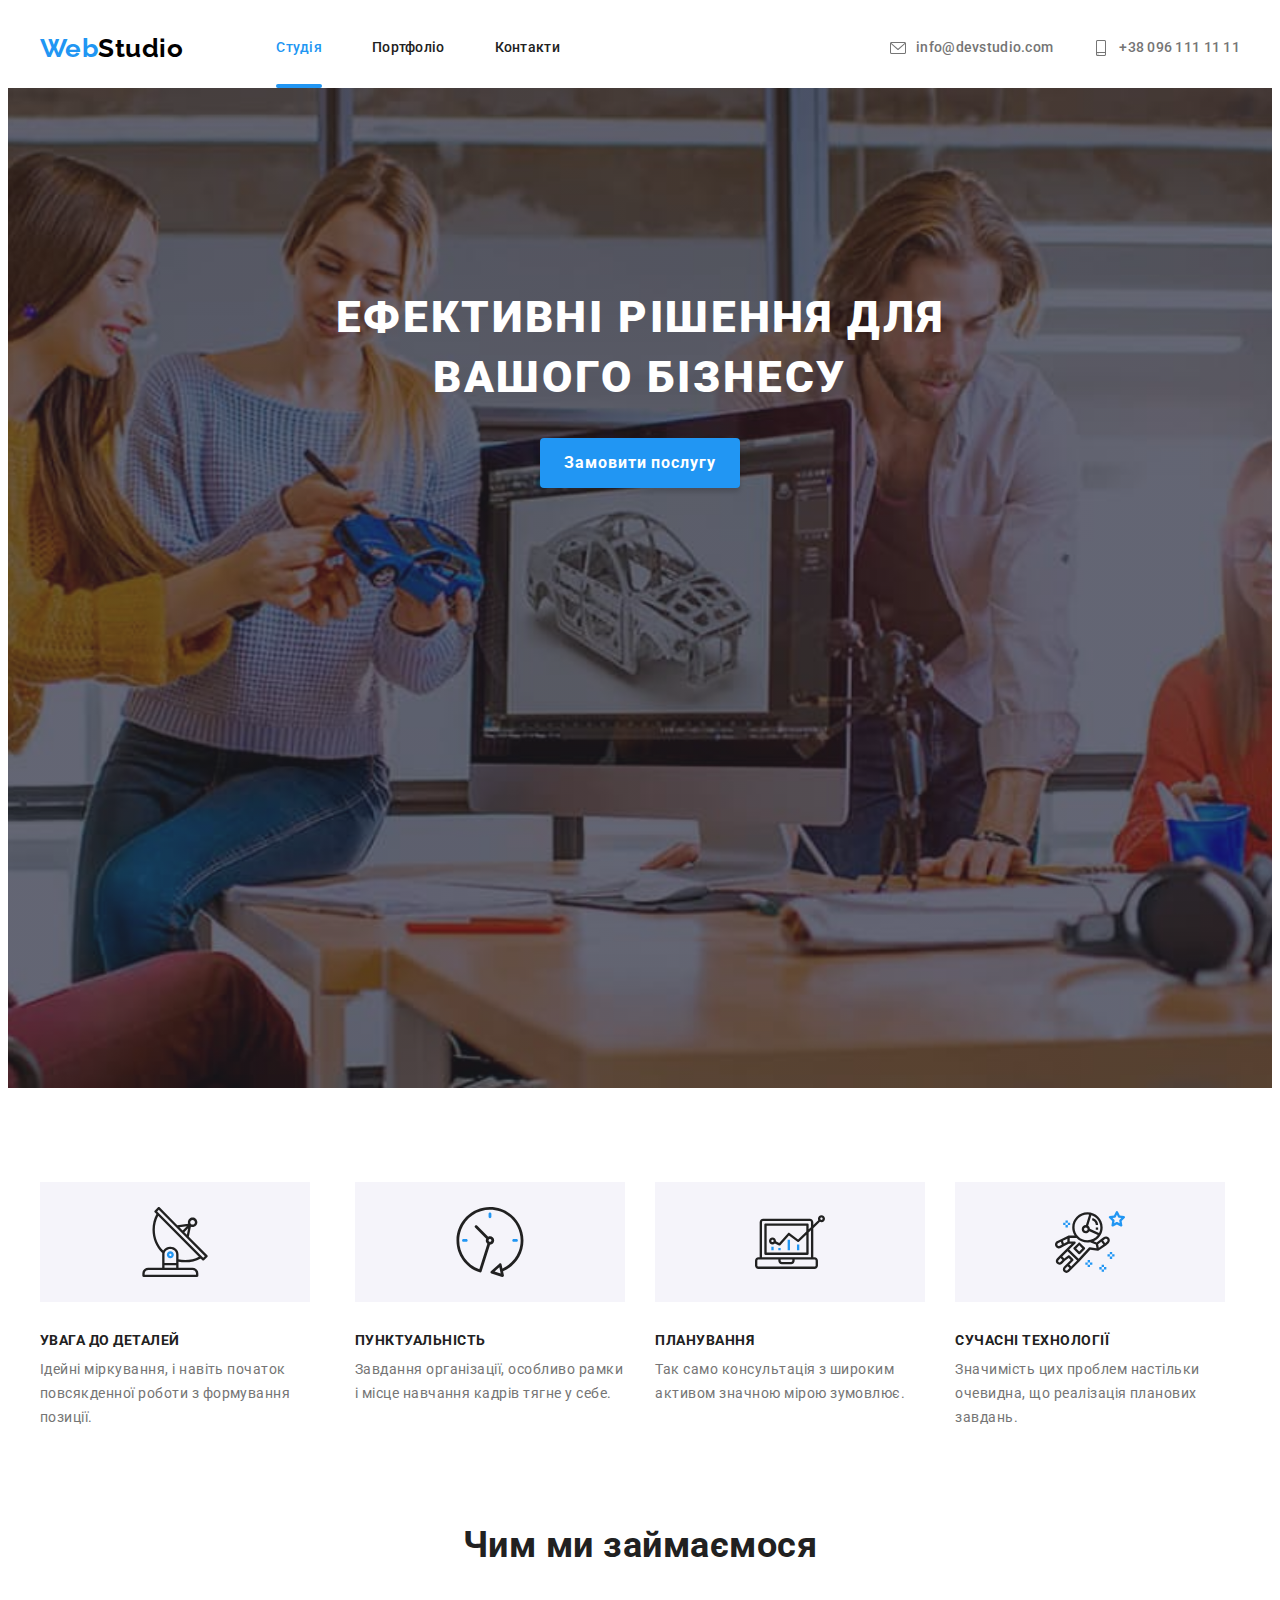
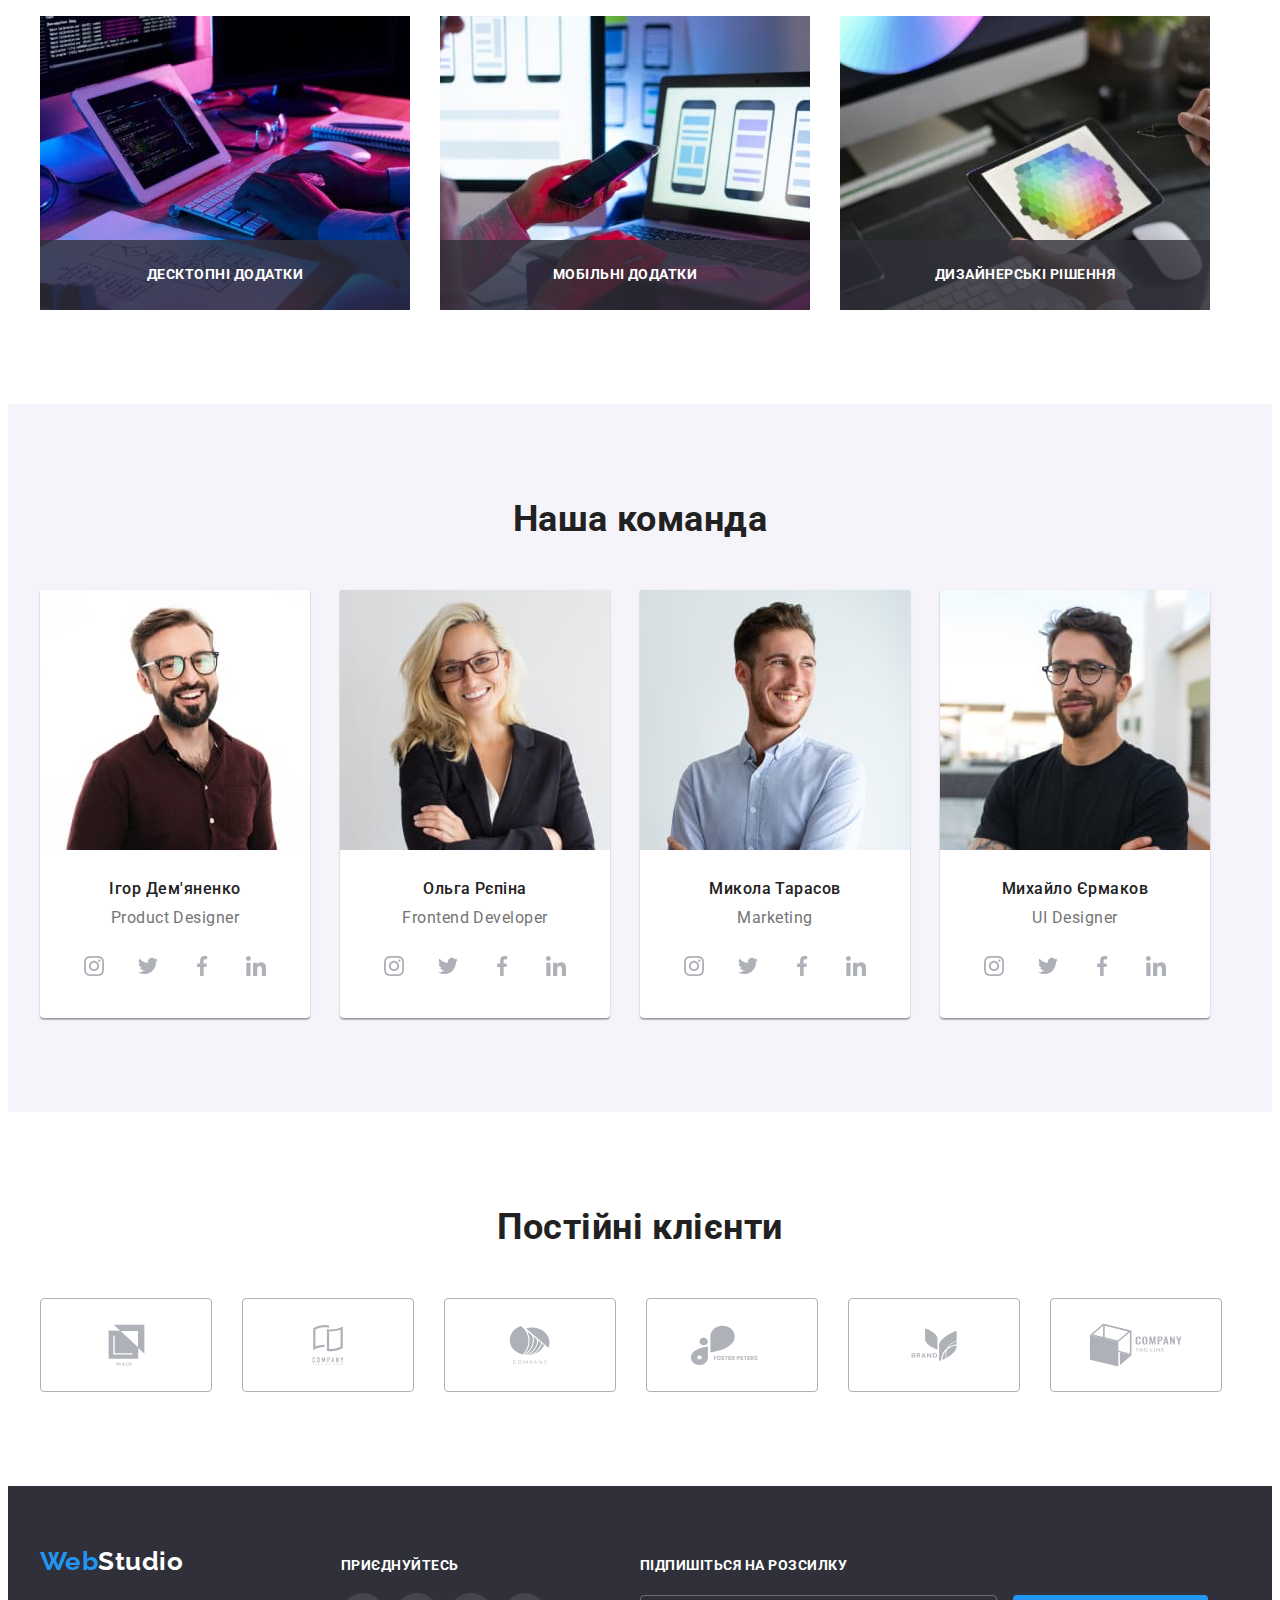
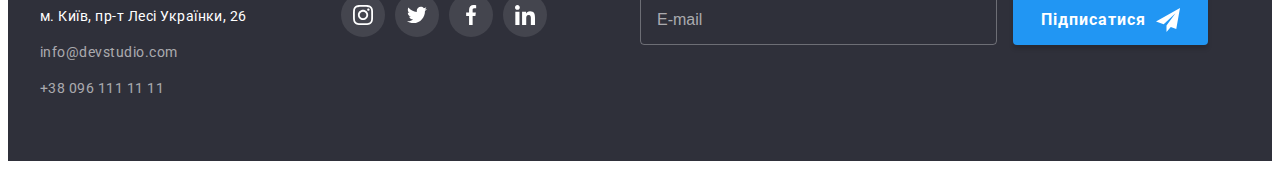
<file: index.html>
<!DOCTYPE html>
<html lang="uk">
  <head>
    <meta charset="UTF-8" />
    <meta http-equiv="X-UA-Compatible" content="IE=edge" />
    <meta name="viewport" content="width=device-width, initial-scale=1.0" />
    <title>WebStudio</title>
    <link rel="preconnect" href="https://fonts.googleapis.com" />
    <link rel="preconnect" href="https://fonts.gstatic.com" crossorigin />
    <link
      href="https://fonts.googleapis.com/css2?family=Raleway:wght@700&family=Roboto:wght@400;500;700;900&display=swap"
      rel="stylesheet"
    />
    <link
      rel="stylesheet"
      href="https://cdnjs.cloudflare.com/ajax/libs/modern-normalize/1.1.0/modern-normalize.min.css"
      integrity="sha512-wpPYUAdjBVSE4KJnH1VR1HeZfpl1ub8YT/NKx4PuQ5NmX2tKuGu6U/JRp5y+Y8XG2tV+wKQpNHVUX03MfMFn9Q=="
      crossorigin="anonymous"
      referrerpolicy="no-referrer"
    />
    <link rel="stylesheet" href="./css/styles.css" />
  </head>
  <body>
    <header>
      <div class="container">
        <div class="header-container">
          <nav class="header-nav">
            <a href="./index.html" class="logo link-logo"
              ><span class="logo-accent">Web</span>Studio</a
            >
            <ul class="header-nav-list">
              <li>
                <a href="./index.html" class="link nav сurrent">Студія</a>
              </li>
              <li><a href="./portfolio.html" class="link nav">Портфоліо</a></li>
              <li><a href="#" class="link nav">Контакти</a></li>
            </ul>
          </nav>
          <ul class="header-contact">
            <li>
              <a href="mailto:info@devstudio.com" class="link contact">
                <svg class="icon-header" width="16" height="32">
                  <use href="./images/icons.svg#icon-envelope"></use>
                </svg>
                info@devstudio.com</a
              >
            </li>
            <li>
              <a href="tel:+380961111111" class="link contact">
                <svg class="icon-header" width="16" height="32">
                  <use href="./images/icons.svg#icon-smartphone"></use>
                </svg>
                +38 096 111 11 11</a
              >
            </li>
          </ul>
        </div>
      </div>
    </header>
    <main>
      <section class="hero hero-background">
        <div class="container">
          <h1 class="hero-title">Ефективні рішення для вашого бізнесу</h1>
          <button type="button" class="hero-button" data-modal-open>
            Замовити послугу
          </button>
        </div>
      </section>
      <section class="advantages section">
        <div class="container">
          <h2 class="visually-hidden">Наші переваги</h2>
          <ul class="advantages-list">
            <li class="advantages-item">
              <div class="advantages-icon">
                <svg width="70" height="70">
                  <use href="./images/icons.svg#icon-antenna"></use>
                </svg>
              </div>
              <h3 class="advantages-title">Увага до деталей</h3>
              <p class="description">
                Ідейні міркування, і навіть початок повсякденної роботи з
                формування позиції.
              </p>
            </li>
            <li class="advantages-item">
              <div class="advantages-icon">
                <svg width="70" height="70">
                  <use href="./images/icons.svg#icon-clock"></use>
                </svg>
              </div>
              <h3 class="advantages-title">Пунктуальність</h3>
              <p class="description">
                Завдання організації, особливо рамки і місце навчання кадрів
                тягне у себе.
              </p>
            </li>
            <li class="advantages-item">
              <div class="advantages-icon">
                <svg width="70" height="70">
                  <use href="./images/icons.svg#icon-diagram"></use>
                </svg>
              </div>
              <h3 class="advantages-title">Планування</h3>
              <p class="description">
                Так само консультація з широким активом значною мірою зумовлює.
              </p>
            </li>
            <li class="advantages-item">
              <div class="advantages-icon">
                <svg width="70" height="70">
                  <use href="./images/icons.svg#icon-astronaut"></use>
                </svg>
              </div>
              <h3 class="advantages-title">Сучасні технології</h3>
              <p class="description">
                Значимість цих проблем настільки очевидна, що реалізація
                планових завдань.
              </p>
            </li>
          </ul>
        </div>
      </section>
      <section class="work section">
        <div class="container">
          <h2 class="title">Чим ми займаємося</h2>
          <ul class="work-list">
            <li class="work-item">
              <img
                src="./images/coding.jpg"
                alt="Процес набирання коду"
                width="370"
                height="294"
              />
              <p class="work-description">Десктопні додатки</p>
            </li>
            <li class="work-item">
              <img
                src="./images/optimization.jpg"
                alt="Дівчина тримає телефон в руках і працює за ноутбуком"
                width="370"
                height="294"
              />
              <p class="work-description">Мобільні додатки</p>
            </li>
            <li class="work-item">
              <img
                src="./images/tablet.jpg"
                alt="На екрані планшету, який тримають в руці, зображений спектр
                        кольорів"
                width="370"
                height="294"
              />
              <p class="work-description">Дизайнерські рішення</p>
            </li>
          </ul>
        </div>
      </section>
      <section class="team section">
        <div class="container">
          <h2 class="title">Наша команда</h2>
          <ul class="team-list">
            <li class="team-item">
              <img
                src="./images/designer.jpg"
                alt="Усміхнений хлопець в окулярах"
                width="270"
                height="260"
              />
              <div class="team-description">
                <h3 class="team-title">Ігор Дем'яненко</h3>
                <p class="text">Product Designer</p>
                <ul class="social-list">
                  <li>
                    <a class="icon social-icon" href="#">
                      <svg width="20" height="20">
                        <use href="./images/icons.svg#icon-instagram"></use>
                      </svg>
                    </a>
                  </li>
                  <li>
                    <a class="icon social-icon" href="">
                      <svg width="20" height="20">
                        <use href="./images/icons.svg#icon-twitter"></use>
                      </svg>
                    </a>
                  </li>
                  <li>
                    <a class="icon social-icon" href="">
                      <svg width="20" height="20">
                        <use href="./images/icons.svg#icon-facebook"></use>
                      </svg>
                    </a>
                  </li>
                  <li>
                    <a class="icon social-icon" href="">
                      <svg width="20" height="20">
                        <use href="./images/icons.svg#icon-linkedin"></use>
                      </svg>
                    </a>
                  </li>
                </ul>
              </div>
            </li>
            <li class="team-item">
              <img
                src="./images/developer.jpg"
                alt="Усміхнена дівчина в окулярах"
                width="270"
                height="260"
              />
              <div class="team-description">
                <h3 class="team-title">Ольга Рєпіна</h3>
                <p class="text">Frontend Developer</p>
                <ul class="social-list">
                  <li>
                    <a class="icon social-icon" href="#">
                      <svg width="20" height="20">
                        <use href="./images/icons.svg#icon-instagram"></use>
                      </svg>
                    </a>
                  </li>
                  <li>
                    <a class="icon social-icon" href="">
                      <svg width="20" height="20">
                        <use href="./images/icons.svg#icon-twitter"></use>
                      </svg>
                    </a>
                  </li>
                  <li>
                    <a class="icon social-icon" href="">
                      <svg width="20" height="20">
                        <use href="./images/icons.svg#icon-facebook"></use>
                      </svg>
                    </a>
                  </li>
                  <li>
                    <a class="icon social-icon" href="">
                      <svg width="20" height="20">
                        <use href="./images/icons.svg#icon-linkedin"></use>
                      </svg>
                    </a>
                  </li>
                </ul>
              </div>
            </li>
            <li class="team-item">
              <img
                src="./images/marketing.jpg"
                alt="Усміхнений хлопець"
                width="270"
                height="260"
              />
              <div class="team-description">
                <h3 class="team-title">Микола Тарасов</h3>
                <p class="text">Marketing</p>
                <ul class="social-list">
                  <li>
                    <a class="icon social-icon" href="#">
                      <svg width="20" height="20">
                        <use href="./images/icons.svg#icon-instagram"></use>
                      </svg>
                    </a>
                  </li>
                  <li>
                    <a class="icon social-icon" href="">
                      <svg width="20" height="20">
                        <use href="./images/icons.svg#icon-twitter"></use>
                      </svg>
                    </a>
                  </li>
                  <li>
                    <a class="icon social-icon" href="">
                      <svg width="20" height="20">
                        <use href="./images/icons.svg#icon-facebook"></use>
                      </svg>
                    </a>
                  </li>
                  <li>
                    <a class="icon social-icon" href="">
                      <svg width="20" height="20">
                        <use href="./images/icons.svg#icon-linkedin"></use>
                      </svg>
                    </a>
                  </li>
                </ul>
              </div>
            </li>
            <li class="team-item">
              <img
                src="./images/uidesigner.jpg"
                alt="Усміхнений хлопець з бородою в окулярах"
                width="270"
                height="260"
              />
              <div class="team-description">
                <h3 class="team-title">Михайло Єрмаков</h3>
                <p class="text">UI Designer</p>
                <ul class="social-list">
                  <li>
                    <a class="icon social-icon" href="#">
                      <svg width="20" height="20">
                        <use href="./images/icons.svg#icon-instagram"></use>
                      </svg>
                    </a>
                  </li>
                  <li>
                    <a class="icon social-icon" href="">
                      <svg width="20" height="20">
                        <use href="./images/icons.svg#icon-twitter"></use>
                      </svg>
                    </a>
                  </li>
                  <li>
                    <a class="icon social-icon" href="">
                      <svg width="20" height="20">
                        <use href="./images/icons.svg#icon-facebook"></use>
                      </svg>
                    </a>
                  </li>
                  <li>
                    <a class="icon social-icon" href="">
                      <svg width="20" height="20">
                        <use href="./images/icons.svg#icon-linkedin"></use>
                      </svg>
                    </a>
                  </li>
                </ul>
              </div>
            </li>
          </ul>
        </div>
      </section>
      <section class="section clients">
        <div class="container">
          <h2 class="title">Постійні клієнти</h2>
          <ul class="clients-list">
            <li>
              <a class="clients-icon" href="">
                <svg width="41" height="46.7">
                  <use href="./images/icons.svg#icon-yaco"></use>
                </svg>
              </a>
            </li>
            <li>
              <a class="clients-icon" href="">
                <svg width="40" height="52">
                  <use href="./images/icons.svg#icon-tagline"></use>
                </svg>
              </a>
            </li>
            <li>
              <a class="clients-icon" href="">
                <svg width="43.46" height="41.18">
                  <use href="./images/icons.svg#icon-company"></use>
                </svg>
              </a>
            </li>
            <li>
              <a class="clients-icon" href="">
                <svg width="84.44" height="40.62">
                  <use href="./images/icons.svg#icon-foster"></use>
                </svg>
              </a>
            </li>
            <li>
              <a class="clients-icon" href="">
                <svg width="62.54" height="45.43">
                  <use href="./images/icons.svg#icon-brand"></use>
                </svg>
              </a>
            </li>
            <li>
              <a class="clients-icon" href="">
                <svg width="93.79" height="43.93">
                  <use href="./images/icons.svg#icon-companytag"></use>
                </svg>
              </a>
            </li>
          </ul>
        </div>
      </section>
    </main>
    <footer class="footer">
      <div class="container footer-container">
        <div class="adress-container">
          <a href="./index.html" class="logo-footer link-logo"
            ><span class="logo-accent">Web</span>Studio</a
          >
          <address>
            <ul>
              <li class="footer-list">
                <a
                  href="https://www.google.com.ua/maps/place/%D0%B1%D1%83%D0%BB.+%D0%9B%D0%B5%D1%81%D0%B8+%D0%A3%D0%BA%D1%80%D0%B0%D0%B8%D0%BD%D0%BA%D0%B8,+26,+%D0%9A%D0%B8%D0%B5%D0%B2,+02000/@50.4265807,30.5361918,17z/data=!3m1!4b1!4m5!3m4!1s0x40d4cf0e033ecbe9:0x57a4dffefec77da0!8m2!3d50.4265807!4d30.5383858?hl=ru"
                  target="_blank"
                  rel="noopener noreferrer nofollow"
                  class="link address"
                  >м. Київ, пр-т Лесі Українки, 26</a
                >
              </li>
              <li class="footer-list">
                <a href="mailto:info@devstudio.com" class="link contact-footer"
                  >info@devstudio.com</a
                >
              </li>
              <li class="footer-list">
                <a href="tel:+380961111111" class="link contact-footer"
                  >+38 096 111 11 11</a
                >
              </li>
            </ul>
          </address>
        </div>
        <div class="social-contаiner">
          <p class="footer-description">Приєднуйтесь</p>
          <ul class="social-list">
            <li>
              <a class="icon footer-icon" href="#">
                <svg width="20" height="20">
                  <use href="./images/icons.svg#icon-instagram"></use>
                </svg>
              </a>
            </li>
            <li>
              <a class="icon footer-icon" href="">
                <svg width="20" height="20">
                  <use href="./images/icons.svg#icon-twitter"></use>
                </svg>
              </a>
            </li>
            <li>
              <a class="icon footer-icon" href="">
                <svg width="20" height="20">
                  <use href="./images/icons.svg#icon-facebook"></use>
                </svg>
              </a>
            </li>
            <li>
              <a class="icon footer-icon" href="">
                <svg width="20" height="20">
                  <use href="./images/icons.svg#icon-linkedin"></use>
                </svg>
              </a>
            </li>
          </ul>
        </div>
        <form>
          <label for="subscribe" class="footer-description"
            >Підпишіться на розсилку</label
          >
          <div class="subscribe-form">
            <input
              id="subscribe"
              type="email"
              name="email"
              placeholder="E-mail"
              class="subscribe-field"
            />
            <div class="button-container">
              <button class="footer-button hero-button" type="submit">
                Підписатися
              </button>
              <svg class="button-icon" width="24" height="24">
                <use href="./images/icons.svg#icon-send"></use>
              </svg>
            </div>
          </div>
        </form>
      </div>
    </footer>

    <div class="backdrop is-hidden" data-modal>
      <div class="modal">
        <button class="button-close" type="button" data-modal-close>
          <svg class="close-icon" width="11" height="11">
            <use href="./images/icons.svg#icon-close"></use>
          </svg>
        </button>
        <h2 class="modal-title">Залиште свої дані, ми вам передзвонимо</h2>
        <form>
          <label class="form-field-label" for="user-name">Ім'я</label>
          <div class="form-field">
            <input
              class="form-field-input"
              type="text"
              name="user-name"
              id="user-name"
            />
            <svg class="form-field-icon" width="18" height="18">
              <use href="./images/icons.svg#icon-person"></use>
            </svg>
          </div>

          <label class="form-field-label" for="user-tel">Телефон</label>
          <div class="form-field">
            <input
              class="form-field-input"
              type="tel"
              name="user-phone"
              id="user-tel"
            />
            <svg class="form-field-icon" width="18" height="18">
              <use href="./images/icons.svg#icon-phone"></use>
            </svg>
          </div>

          <label class="form-field-label" for="user-email">Пошта</label>
          <div class="form-field">
            <input
              class="form-field-input"
              type="email"
              name="email"
              id="user-email"
            />
            <svg class="form-field-icon" width="18" height="18">
              <use href="./images/icons.svg#icon-email"></use>
            </svg>
          </div>

          <label class="form-field-label" for="comment">Коментар</label>

          <textarea
            class="form-field-textarea"
            name="comment"
            id="comment"
            placeholder="Введіть текст"
          ></textarea>

          <div class="checkbox">
            <input
              class="checkbox-input"
              type="checkbox"
              name="terms-checkbox"
              id="terms-checkbox"
            />
            <svg class="checkbox-icon" width="16" height="15">
              <use href="./images/icons.svg#icon-check"></use>
            </svg>
            <label class="checkbox-label" for="terms-checkbox"
              >Погоджуюся з розсилкою та приймаю
              <a class="terms-link" href="#">Умови договору</a></label
            >
          </div>
          <button class="hero-button form-button" type="submit">
            Відправити
          </button>
        </form>
      </div>
    </div>

    <script src="./js/modal.js"></script>
  </body>
</html>
</file>
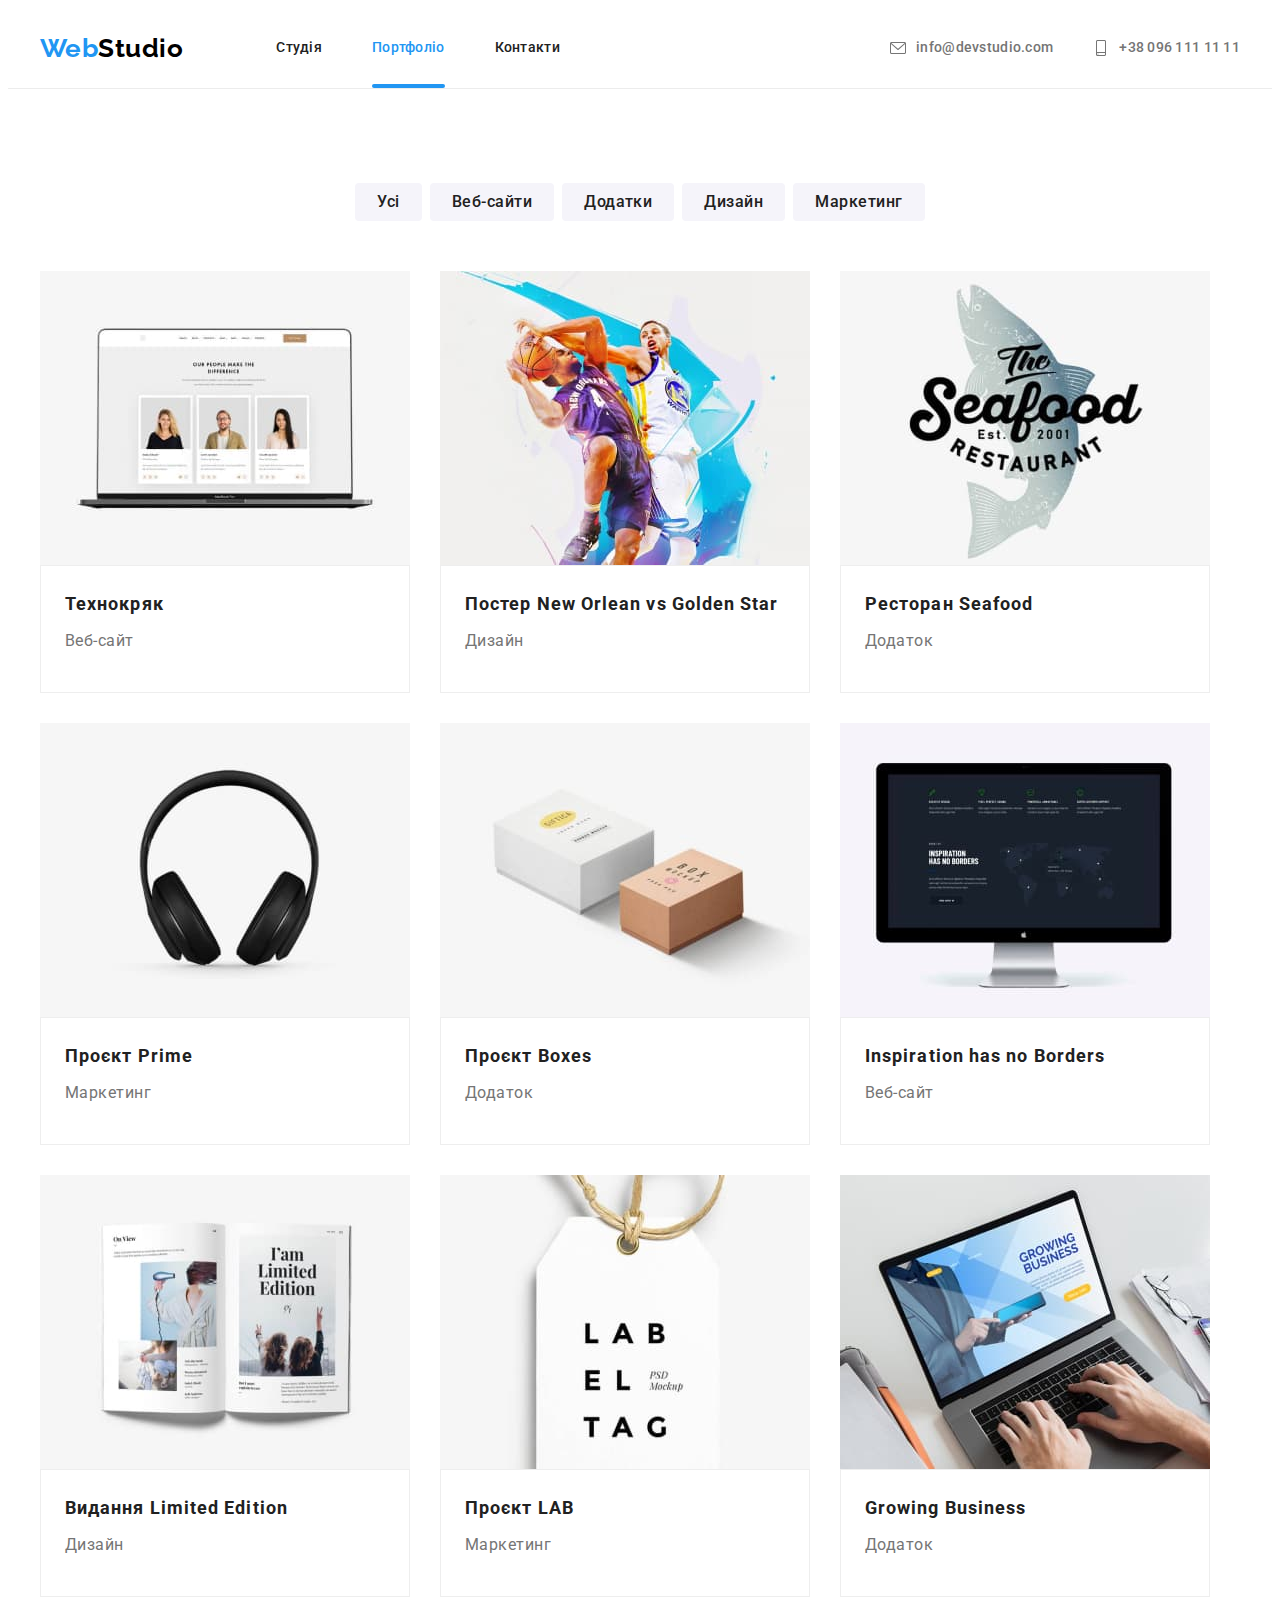
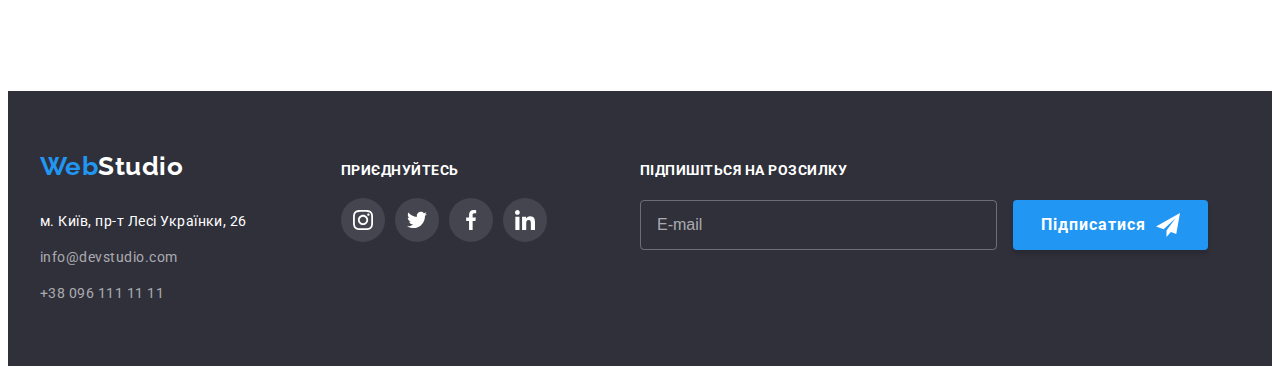
<file: portfolio.html>
<!DOCTYPE html>
<html lang="uk">
  <head>
    <meta charset="UTF-8" />
    <meta http-equiv="X-UA-Compatible" content="IE=edge" />
    <meta name="viewport" content="width=device-width, initial-scale=1.0" />
    <title>Портфоліо</title>
    <link rel="preconnect" href="https://fonts.googleapis.com" />
    <link rel="preconnect" href="https://fonts.gstatic.com" crossorigin />
    <link
      href="https://fonts.googleapis.com/css2?family=Raleway:wght@700&family=Roboto:wght@400;500;700;900&display=swap"
      rel="stylesheet"
    />
    <link
      rel="stylesheet"
      href="https://cdnjs.cloudflare.com/ajax/libs/modern-normalize/1.1.0/modern-normalize.min.css"
      integrity="sha512-wpPYUAdjBVSE4KJnH1VR1HeZfpl1ub8YT/NKx4PuQ5NmX2tKuGu6U/JRp5y+Y8XG2tV+wKQpNHVUX03MfMFn9Q=="
      crossorigin="anonymous"
      referrerpolicy="no-referrer"
    />
    <link rel="stylesheet" href="./css/styles.css" />
  </head>
  <body>
    <header class="header">
      <div class="container">
        <div class="header-container">
          <nav class="header-nav">
            <a href="./index.html" class="logo link-logo"
              ><span class="logo-accent">Web</span>Studio</a
            >
            <ul class="header-nav-list">
              <li><a href="./index.html" class="link nav">Студія</a></li>
              <li>
                <a href="./portfolio.html" class="link nav сurrent"
                  >Портфоліо</a
                >
              </li>
              <li><a href="#" class="link nav">Контакти</a></li>
            </ul>
          </nav>
          <ul class="header-contact">
            <li>
              <a href="mailto:info@devstudio.com" class="link contact">
                <svg class="icon-header" width="16" height="32">
                  <use href="./images/icons.svg#icon-envelope"></use>
                </svg>
                info@devstudio.com</a
              >
            </li>
            <li>
              <a href="tel:+380961111111" class="link contact">
                <svg class="icon-header" width="16" height="32">
                  <use href="./images/icons.svg#icon-smartphone"></use>
                </svg>
                +38 096 111 11 11</a
              >
            </li>
          </ul>
        </div>
      </div>
    </header>
    <main>
      <section class="section">
        <div class="container">
          <h1 class="visually-hidden">Портфоліо</h1>
          <ul class="filter-list">
            <li><button type="button" class="filter">Усі</button></li>
            <li><button type="button" class="filter">Веб-сайти</button></li>
            <li><button type="button" class="filter">Додатки</button></li>
            <li><button type="button" class="filter">Дизайн</button></li>
            <li><button type="button" class="filter">Маркетинг</button></li>
          </ul>
          <ul class="portfolio-list">
            <li>
              <a class="portfolio-link" href="">
                <div class="thumb">
                  <img
                    src="./images/laptop.jpg"
                    alt="Головна сторінка сайту на екрані ноутбуку"
                    width="370"
                    height="294"
                  />
                  <div class="overlay">
                    <p>
                      Ресурс пропонує комплексні пропозиції з різним рівнем
                      функціоналу та сервісів. Все це дозволить відвідувачу
                      отримати вичерпні відомості про компанію чи приватну
                      особу.
                    </p>
                  </div>
                </div>
                <div class="portfolio-description">
                  <h2 class="work-title">Технокряк</h2>
                  <p class="text">Веб-сайт</p>
                </div>
              </a>
            </li>
            <li>
              <a class="portfolio-link" href="">
                <div class="thumb">
                  <img
                    src="./images/poster.jpg"
                    alt="Постер із зображенням двох баскетболістів"
                    width="370"
                    height="294"
                  />
                  <div class="overlay">
                    <p>
                      Ресурс пропонує комплексні пропозиції з різним рівнем
                      функціоналу та сервісів. Все це дозволить відвідувачу
                      отримати вичерпні відомості про компанію чи приватну
                      особу.
                    </p>
                  </div>
                </div>
                <div class="portfolio-description">
                  <h2 class="work-title">Постер New Orlean vs Golden Star</h2>
                  <p class="text">Дизайн</p>
                </div>
              </a>
            </li>
            <li>
              <a class="portfolio-link" href="">
                <div class="thumb">
                  <img
                    src="./images/seafood.jpg"
                    alt="Логотип ресторану"
                    width="370"
                    height="294"
                  />
                  <div class="overlay">
                    <p>
                      Ресурс пропонує комплексні пропозиції з різним рівнем
                      функціоналу та сервісів. Все це дозволить відвідувачу
                      отримати вичерпні відомості про компанію чи приватну
                      особу.
                    </p>
                  </div>
                </div>
                <div class="portfolio-description">
                  <h2 class="work-title">Ресторан Seafood</h2>
                  <p class="text">Додаток</p>
                </div>
              </a>
            </li>
            <li>
              <a class="portfolio-link" href="">
                <div class="thumb">
                  <img
                    src="./images/headphones.jpg"
                    alt="Навушники"
                    width="370"
                    height="294"
                  />
                  <div class="overlay">
                    <p>
                      Ресурс пропонує комплексні пропозиції з різним рівнем
                      функціоналу та сервісів. Все це дозволить відвідувачу
                      отримати вичерпні відомості про компанію чи приватну
                      особу.
                    </p>
                  </div>
                </div>
                <div class="portfolio-description">
                  <h2 class="work-title">Проєкт Prime</h2>
                  <p class="text">Маркетинг</p>
                </div>
              </a>
            </li>
            <li>
              <a class="portfolio-link" href="">
                <div class="thumb">
                  <img
                    src="./images/boxees.jpg"
                    alt="Дві картонні коробочки"
                    width="370"
                    height="294"
                  />
                  <div class="overlay">
                    <p>
                      Ресурс пропонує комплексні пропозиції з різним рівнем
                      функціоналу та сервісів. Все це дозволить відвідувачу
                      отримати вичерпні відомості про компанію чи приватну
                      особу.
                    </p>
                  </div>
                </div>
                <div class="portfolio-description">
                  <h2 class="work-title">Проєкт Boxes</h2>
                  <p class="text">Додаток</p>
                </div>
              </a>
            </li>
            <li>
              <a class="portfolio-link" href="">
                <div class="thumb">
                  <img
                    src="./images/monitor.jpg"
                    alt="Веб-сайт зображений на моніторі"
                    width="370"
                    height="294"
                  />
                  <div class="overlay">
                    <p>
                      Ресурс пропонує комплексні пропозиції з різним рівнем
                      функціоналу та сервісів. Все це дозволить відвідувачу
                      отримати вичерпні відомості про компанію чи приватну
                      особу.
                    </p>
                  </div>
                </div>
                <div class="portfolio-description">
                  <h2 class="work-title">Inspiration has no Borders</h2>
                  <p class="text">Веб-сайт</p>
                </div>
              </a>
            </li>
            <li>
              <a class="portfolio-link" href="">
                <div class="thumb">
                  <img
                    src="./images/journal.jpg"
                    alt="Відкритий журнал"
                    width="370"
                    height="294"
                  />
                  <div class="overlay">
                    <p>
                      Ресурс пропонує комплексні пропозиції з різним рівнем
                      функціоналу та сервісів. Все це дозволить відвідувачу
                      отримати вичерпні відомості про компанію чи приватну
                      особу.
                    </p>
                  </div>
                </div>
                <div class="portfolio-description">
                  <h2 class="work-title">Видання Limited Edition</h2>
                  <p class="text">Дизайн</p>
                </div>
              </a>
            </li>
            <li>
              <a class="portfolio-link" href="">
                <div class="thumb">
                  <img
                    src="./images/label.jpg"
                    alt="Біла етикетка"
                    width="370"
                    height="294"
                  />
                  <div class="overlay">
                    <p>
                      Ресурс пропонує комплексні пропозиції з різним рівнем
                      функціоналу та сервісів. Все це дозволить відвідувачу
                      отримати вичерпні відомості про компанію чи приватну
                      особу.
                    </p>
                  </div>
                </div>
                <div class="portfolio-description">
                  <h2 class="work-title">Проєкт LAB</h2>
                  <p class="text">Маркетинг</p>
                </div>
              </a>
            </li>
            <li>
              <a class="portfolio-link" href="">
                <div class="thumb">
                  <img
                    src="./images/notebook.jpg"
                    alt="Відкритий ноутбук"
                    width="370"
                    height="294"
                  />
                  <div class="overlay">
                    <p>
                      Ресурс пропонує комплексні пропозиції з різним рівнем
                      функціоналу та сервісів. Все це дозволить відвідувачу
                      отримати вичерпні відомості про компанію чи приватну
                      особу.
                    </p>
                  </div>
                </div>
                <div class="portfolio-description">
                  <h2 class="work-title">Growing Business</h2>
                  <p class="text">Додаток</p>
                </div>
              </a>
            </li>
          </ul>
        </div>
      </section>
    </main>
    <footer class="footer">
      <div class="container footer-container">
        <div class="adress-container">
          <a href="./index.html" class="logo-footer link-logo"
            ><span class="logo-accent">Web</span>Studio</a
          >
          <address>
            <ul>
              <li class="footer-list">
                <a
                  href="https://www.google.com.ua/maps/place/%D0%B1%D1%83%D0%BB.+%D0%9B%D0%B5%D1%81%D0%B8+%D0%A3%D0%BA%D1%80%D0%B0%D0%B8%D0%BD%D0%BA%D0%B8,+26,+%D0%9A%D0%B8%D0%B5%D0%B2,+02000/@50.4265807,30.5361918,17z/data=!3m1!4b1!4m5!3m4!1s0x40d4cf0e033ecbe9:0x57a4dffefec77da0!8m2!3d50.4265807!4d30.5383858?hl=ru"
                  target="_blank"
                  rel="noopener noreferrer nofollow"
                  class="link address"
                  >м. Київ, пр-т Лесі Українки, 26</a
                >
              </li>
              <li class="footer-list">
                <a href="mailto:info@devstudio.com" class="link contact-footer"
                  >info@devstudio.com</a
                >
              </li>
              <li class="footer-list">
                <a href="tel:+380961111111" class="link contact-footer"
                  >+38 096 111 11 11</a
                >
              </li>
            </ul>
          </address>
        </div>
        <div class="social-contаiner">
          <p class="footer-description">Приєднуйтесь</p>
          <ul class="social-list">
            <li>
              <a class="icon footer-icon" href="#">
                <svg width="20" height="20">
                  <use href="./images/icons.svg#icon-instagram"></use>
                </svg>
              </a>
            </li>
            <li>
              <a class="icon footer-icon" href="">
                <svg width="20" height="20">
                  <use href="./images/icons.svg#icon-twitter"></use>
                </svg>
              </a>
            </li>
            <li>
              <a class="icon footer-icon" href="">
                <svg width="20" height="20">
                  <use href="./images/icons.svg#icon-facebook"></use>
                </svg>
              </a>
            </li>
            <li>
              <a class="icon footer-icon" href="">
                <svg width="20" height="20">
                  <use href="./images/icons.svg#icon-linkedin"></use>
                </svg>
              </a>
            </li>
          </ul>
        </div>
        <form>
          <label for="subscribe" class="footer-description"
            >Підпишіться на розсилку</label
          >
          <div class="subscribe-form">
            <input
              id="subscribe"
              type="email"
              name="email"
              placeholder="E-mail"
              class="subscribe-field"
            />
            <div class="button-container">
              <button class="footer-button hero-button" type="submit">
                Підписатися
              </button>
              <svg class="button-icon" width="24" height="24">
                <use href="./images/icons.svg#icon-send"></use>
              </svg>
            </div>
          </div>
        </form>
      </div>
    </footer>
  </body>
</html>
</file>
<file: css/styles.css>
:root {
    --color-primary: #212121;
    --color-secondary: #757575;
    --color-accent: #2196f3;
    --color-background: #ffffff;
    --white-accent: #ffffff;
    --secondary-background: #2f303a;
    --black-logo: #000;
    --button-background: #f5f4fa;
    --color-icon: #AFB1B8;
}
body {
    color: var(--color-primary);
    font-family: 'Roboto', sans-serif;
    font-size: 16px;
    font-weight: 600;
    background-color: var(--color-background);
    line-height: 1.17;
    letter-spacing: 0.03em;
}

ul{
    margin: 0;
    padding: 0;
    list-style-type: none;
}

h1, h2, h3, p {
    margin-top: 0;
}

img {
    display: block;
    max-width: 100%;
    height: auto;
}

.container{
    width: 1200px;
    margin: 0 auto;
    padding-left: 15px;
    padding-right: 15px;
}

.hero-background{
    background-image: linear-gradient(to right, rgba(47, 48, 58, 0.4), rgba(47, 48, 58, 0.4)), url(../images/banner.jpg);
    background-repeat: no-repeat;
    max-width: 1600px;
    height: 600px;
    margin: 0 auto;
    background-position: center;
    background-size: cover;
}

.section{
    padding: 94px 0;
}

.header{
    border-bottom: 1px solid #ECECEC;
}

.header-container{
    display: flex;
    justify-content: space-between;
}

.header-nav, .header-contact{
    display: flex;
    align-items: center;
}

.header-nav-list{
    display: flex;
    gap: 50px;
}

.header-nav .logo{
    margin-right: 93px;
}

.header-contact{
    gap: 40px;
}

.logo,
.logo-accent,
.logo-footer {
    font-family: 'Raleway', sans-serif;
    font-size: 26px;
    font-weight: 700;
    line-height: 1.19;
}

.logo {
    color: var(--black-logo)
}

.logo-footer {
    color: var(--white-accent);
    margin-bottom: 28px;
    display: block;
}

.visually-hidden {
    position: absolute;
    white-space: nowrap;
    width: 1px;
    height: 1px;
    overflow: hidden;
    border: 0;
    padding: 0;
    clip: rect(0 0 0 0);
    clip-path: inset(50%);
    margin: -1px;
}

.link {
    text-decoration: none;
    font-style: normal;
    transition: color 250ms cubic-bezier(0.4, 0, 0.2, 1);

}

.link-logo {
    text-decoration: none;
}

.link.nav{
    padding: 32px 0;
    display: block;
    position: relative;
}

.nav,
.contact {
    font-size: 14px;
    font-weight: 500;
    line-height: 1.14;
    letter-spacing: 0.02em;
}

.nav {
    color: var(--color-primary);
}

.contact {
    color: var(--color-secondary);
    display: flex;
    align-items: center;
    fill: currentColor;
}

.icon-header{
    margin-right: 10px;
}

.icon-header:hover, .icon-header:focus{
    fill: currentColor;
}

.link:hover,
.link:focus, .сurrent, .logo-accent {
    color: var(--color-accent);
}

.link.сurrent::after{
    position: absolute;
    content: "";
    bottom: 0;
    left: 0;
    width: 100%;
    height: 4px;
    background-color: var(--color-accent);
    border-radius: 2px;
}

.hero {
    background-color: var(--secondary-background);
    padding: 200px 0;
    text-align: center;
}

.hero-title {
    color: var(--white-accent);
    font-size: 44px;
    line-height: 1.36;
    text-align: center;
    font-weight: 900;
    text-transform: uppercase;
    letter-spacing: 0.06em;
    margin: 0 auto 30px;
    width: 696px;
}

.hero-button {
    background-color: var(--color-accent);
    font-size: inherit;
    font-family: inherit;
    font-weight: 700;
    line-height: 1.88;
    letter-spacing: 0.06em;
    padding: 10px 24px;
    color: var(--white-accent);
    box-shadow: 0px 4px 4px rgba(0, 0, 0, 0.15);
    border-radius: 4px;
    border: none;
    cursor: pointer;
    transition: background-color 250ms cubic-bezier(0.4, 0, 0.2, 1);
}

.advantages-list{
    display: flex;
    gap: 30px;
}

.advantages-item{
    flex-basis: calc((100%-90px)/4);
    min-width: 270px;
}

.advantages-icon{
    display: flex;
    width: 270px;
    height: 120px;
    background-color: var(--button-background);
    align-items: center;
    justify-content: center;
    margin-bottom: 30px;
}

.filter {
    background-color: var(--button-background);
    color: var(--color-primary);
    font-size: inherit;
    font-family: inherit;
    font-weight: 500;
    line-height: 1.62;
    letter-spacing: inherit;
    border-radius: 4px;
    border: none;
    cursor: pointer;
    padding: 6px 22px;
    transition: background-color 250ms cubic-bezier(0.4, 0, 0.2, 1), color 250ms cubic-bezier(0.4, 0, 0.2, 1), box-shadow 250ms cubic-bezier(0.4, 0, 0.2, 1);
}

.filter:hover,
.filter:focus {
    background-color: var(--color-accent);
    color: var(--white-accent);
    box-shadow: 0px 3px 1px rgba(0, 0, 0, 0.1), 0px 1px 2px rgba(0, 0, 0, 0.08),
        0px 2px 2px rgba(0, 0, 0, 0.12);
}

.hero-button:hover,
.hero-button:focus {
    background-color: #188ce8;
}

.advantages,
.work, .clients {
    background-color: var(--color-background); 
}

.advantages-title {
    font-size: 14px;
    text-transform: uppercase;
    margin-bottom: 10px;
}

.description {
    color: var(--color-secondary);
    font-size: 14px;
    font-weight: initial;
    line-height: 1.71;
    margin-bottom: 0;
}

.title {
    font-size: 36px;
    text-align: center;
    margin-bottom: 50px;
}

.team {
    background-color: var(--button-background);
}

.team-list{
    display: flex;
    gap: 30px;
    text-align: center;
}

.team-description{
    padding: 30px 0;
}

.team-item{
    background-color: var(--color-background);
    box-shadow: 0px 1px 3px rgba(0, 0, 0, 0.12), 0px 1px 1px rgba(0, 0, 0, 0.14), 0px 2px 1px rgba(0, 0, 0, 0.2);
    border-radius: 0px 0px 4px 4px;
}

.team-title {
    font-weight: 500;
    font-size: 16px;
    margin-bottom: 10px;
}

.text {
    color: var(--color-secondary);
    font-weight: 400;
    margin-bottom: 16px;
}

.social-list{
    display: flex;
    gap: 10px;
    justify-content: center;
}

.icon{
    display: flex;
    align-items: center;
    justify-content: center;
    width: 44px;
    height: 44px;
    transition: fill 250ms cubic-bezier(0.4, 0, 0.2, 1), background-color 250ms cubic-bezier(0.4, 0, 0.2, 1)
}

.social-icon{
    fill: var(--color-icon);
    border-radius: 50%;


}

.footer-icon{
    fill: var(--white-accent);
    background-color: rgba(255, 255, 255, 0.1);
    border-radius: 50%;
}

.footer-icon:hover, .footer-icon:focus{
    background-color: var(--color-accent);
}

.social-icon:hover, .social-icon:focus{
    fill: var(--white-accent);
    background-color: var(--color-accent);
    border-radius: 50%;
}

.work{
    padding-top: 0;
}

.work-title~.text {
    line-height: 1.88;
}

.portfolio-description{
    position: relative;
    padding: 20px 24px;
    border: 1px solid #EEEEEE;
}

.work-title {
    font-size: 18px;
    line-height: 2;
    letter-spacing: 0.06em;
    margin-bottom: 4px;
}

.work-list{
    display: flex;
    gap: 30px;
}

.work-item {
    position: relative;
}

.work-description{
    position: absolute;
    width: 100%;
    bottom: 0;
    margin-bottom: 0;
    font-size: 14px;
    font-weight: 700;
    line-height: 1.14;
    text-transform: uppercase;
    color: var(--white-accent);
    padding: 27px 0;
    text-align: center;
    background-color: rgba(47, 48, 58, 0.8);
}

.clients-list{
    display: flex;
    gap: 30px;
}

.clients-icon{
    display: flex;
    justify-content: center;
    align-items: center;
    width: 170px;
    height: 92px;
    border: 1px solid var(--color-icon);
    fill: var(--color-icon);
    border-radius: 4px;
    transition: fill 250ms cubic-bezier(0.4, 0, 0.2, 1), border 250ms cubic-bezier(0.4, 0, 0.2, 1);
}

.clients-icon:hover, .clients-icon:focus{
    fill: var(--color-accent);
    border: 1px solid var(--color-accent)
}

.filter-list{
    margin-bottom: 50px;
    display: flex;
    gap: 8px;
    justify-content: center;
}

.portfolio-list{
    display: flex;
    flex-wrap: wrap;
    gap: 30px;
}

.portfolio-link{
    text-decoration: inherit;
    color: inherit;
    display: block;
    transition: box-shadow 250ms cubic-bezier(0.4, 0, 0.2, 1);
}

.portfolio-link:hover, .portfolio-link:focus{
    box-shadow: 0px 1px 1px rgba(0, 0, 0, 0.12), 0px 4px 4px rgba(0, 0, 0, 0.06), 1px 4px 6px rgba(0, 0, 0, 0.16);
}

.thumb{
    position: relative;
    overflow: hidden;
}

.overlay {
    position: absolute;
    font-size: 18px;
    font-weight: 400;
    line-height: 1.55;
    color: var(--white-accent);
    margin-bottom: 0;
    left: 0;
    top: 0;
    height: 100%;
    width: 100%;
    padding: 63px 24px;
    background-color: rgba(33, 150, 243, 0.9);
    transform: translateY(100%);
    transition: transform 250ms cubic-bezier(0.4, 0, 0.2, 1), opacity 250ms cubic-bezier(0.4, 0, 0.2, 1);
    opacity: 0;
}

.portfolio-link:hover .overlay{
    transform: translateY(0);
    opacity: 1;
}

.footer {
    background-color: var(--secondary-background);
    padding: 60px 0;
    display: flex;
}

.footer-container{
    display: flex;
    /* gap: 70px; */
    align-items: baseline;
}

.adress-container{
    margin-right: 70px;
    width: 231px;
}

.social-contаiner{
    margin-right: 93px;
}

.address,
.contact-footer {
    font-size: 14px;
    font-weight: 400;
}

.address {
    color: var(--white-accent);
}

.contact-footer {
    color: rgba(255, 255, 255, 0.6);
}

.footer .link {
    line-height: 1.71;
}

.footer-list:not(:last-child){
    margin-bottom: 12px;
}

.footer-description{
    color: var(--white-accent);
    font-weight: 700;
    font-size: 14px;
    text-transform: uppercase;
    margin-bottom: 20px;
}

.subscribe-form{
    margin-top: 20px;
}

.subscribe-field{
    box-sizing: border-box;
    color: var(--white-accent);
    padding: 15px 16px;
    width: 357px;
    height: 50px;
    border: 1px solid rgba(255, 255, 255, 0.3);
    border-radius: 4px;
    background-color: inherit;
    margin-right: 12px;
}

.subscribe-field::placeholder{
    font-size: 16px;
    color: rgba(255, 255, 255, 0.6);
}

.button-container{
    position: relative;
    display: inline-block;
}

.footer-button{
    padding: 10px 62px 10px 28px;
}

.button-icon{
    position: absolute;
    right: 28px;
    top: 50%;
    transform: translateY(-50%);
    fill: var(--white-accent);
}

.backdrop{
    position: fixed;
    background-color: rgba(0, 0, 0, 0.2);
    top: 0;
    left: 0;
    width: 100%;
    height: 100%;
    opacity: 1;
    transition: opacity 250ms cubic-bezier(0.4, 0, 0.2, 1);
}

.modal{
    position: absolute;
    background-color: var(--color-background);
    width: 100%;
    max-width: 528px;
    height: 100%;
    max-height: 581px;
    top: 50%;
    left: 50%;
    padding: 40px;
    transform: translate(-50%, -50%) scale(1);
    box-shadow: 0px 1px 3px rgba(0, 0, 0, 0.12), 0px 1px 1px rgba(0, 0, 0, 0.14), 0px 2px 1px rgba(0, 0, 0, 0.2);
    border-radius: 4px;
    transition: transform 250ms cubic-bezier(0.4, 0, 0.2, 1), visibility 250ms cubic-bezier(0.4, 0, 0.2, 1);
    }

.modal-title{
    text-align: center;
    font-size: 20px;
    line-height: 1.15;
    margin-bottom: 12px;
}

.form-field-label{
    font-size: 12px;
    font-weight: 400;
    margin-bottom: 4px;
    letter-spacing: 0.01em;
    color: var(--color-secondary);
    display: block;
}

.form-field-textarea{
    resize: none;
    min-height: 120px;
    width: 448px;
    padding: 12px 16px;
    border: 1px solid rgba(33, 33, 33, 0.2);
    border-radius: 4px;
    margin-bottom: 20px;
    transition: border-color 250ms cubic-bezier(0.4, 0, 0.2, 1);
}

.form-field-textarea::placeholder{
    font-size: 12px;
    color: rgba(117, 117, 117, 0.5);
    line-height: 1.17;
    letter-spacing: 0.01em;
}

.checkbox{
    position: relative;
    margin-bottom: 30px;
}

.checkbox-input{
    white-space: nowrap;
    width: 1px;
    height: 1px;
    overflow: hidden;
    border: 0;
    padding: 0;
    clip: rect(0 0 0 0);
    clip-path: inset(50%);
    margin: -1px;
}

.checkbox-icon{
    position: absolute;
    fill: transparent;
    border: 2px solid var(--color-primary);
    border-radius: 2px;
    margin: 4px 0 0 12px;
    transition: fill 250ms cubic-bezier(0.4, 0, 0.2, 1), background-color 250ms cubic-bezier(0.4, 0, 0.2, 1), border-color 250ms cubic-bezier(0.4, 0, 0.2, 1);
}

.checkbox-input:checked + .checkbox-icon{
    fill: var(--white-accent);
    background-color: var(--color-accent);
    border-color: var(--color-accent);

}

.checkbox-label{
    font-size: 14px;
    color: var(--color-secondary);
    font-weight: 400;
    line-height: 1.71;
    position: relative;
    padding-left: 36px;
    cursor: pointer;
}

.terms-link{
    color: var(--color-accent);
    text-decoration-skip-ink: none;
}

.form-button{
    display: block;
    margin: auto;
    width: 200px;
}

.form-field{
    position: relative;
    margin-bottom: 10px;
}

.form-field-icon{
    position: absolute;
    top: 50%;
    transform: translateY(-50%);
    left: 15px;
    fill: var(--color-primary);
    transition: fill 250ms cubic-bezier(0.4, 0, 0.2, 1);
}

.form-field-input{
    min-height: 40px;
    width: 100%;
    border: 1px solid rgba(33, 33, 33, 0.2);
    border-radius: 4px;
    padding-left: 42px;
    transition: border-color 250ms cubic-bezier(0.4, 0, 0.2, 1);
}

.form-field-input:focus{
    border-color: var(--color-accent);
    outline: none;
}

.form-field-textarea:focus{
    border-color: var(--color-accent);
    outline: none;
}

.form-field-input:focus + .form-field-icon{
    fill: var(--color-accent);
}

.is-hidden{
    opacity: 0;
    visibility: hidden;
    pointer-events: none;
}

.is-hidden .modal{
    transform: translate(-50%, -50%) scale(0.9);
}

.button-close{
    position: absolute;
    top: 8px;
    right: 8px;
    width: 30px;
    height: 30px;
    border-radius: 50%;
    border: 1px solid rgba(0, 0, 0, 0.1);
    background-color: inherit;
    cursor: pointer;
}

.close-icon{
    fill: #000;
    transition: fill 250ms cubic-bezier(0.4, 0, 0.2, 1);
}

.button-close:hover > .close-icon, .button-close:focus > .close-icon{
    fill: var(--color-accent);
}
</file>
